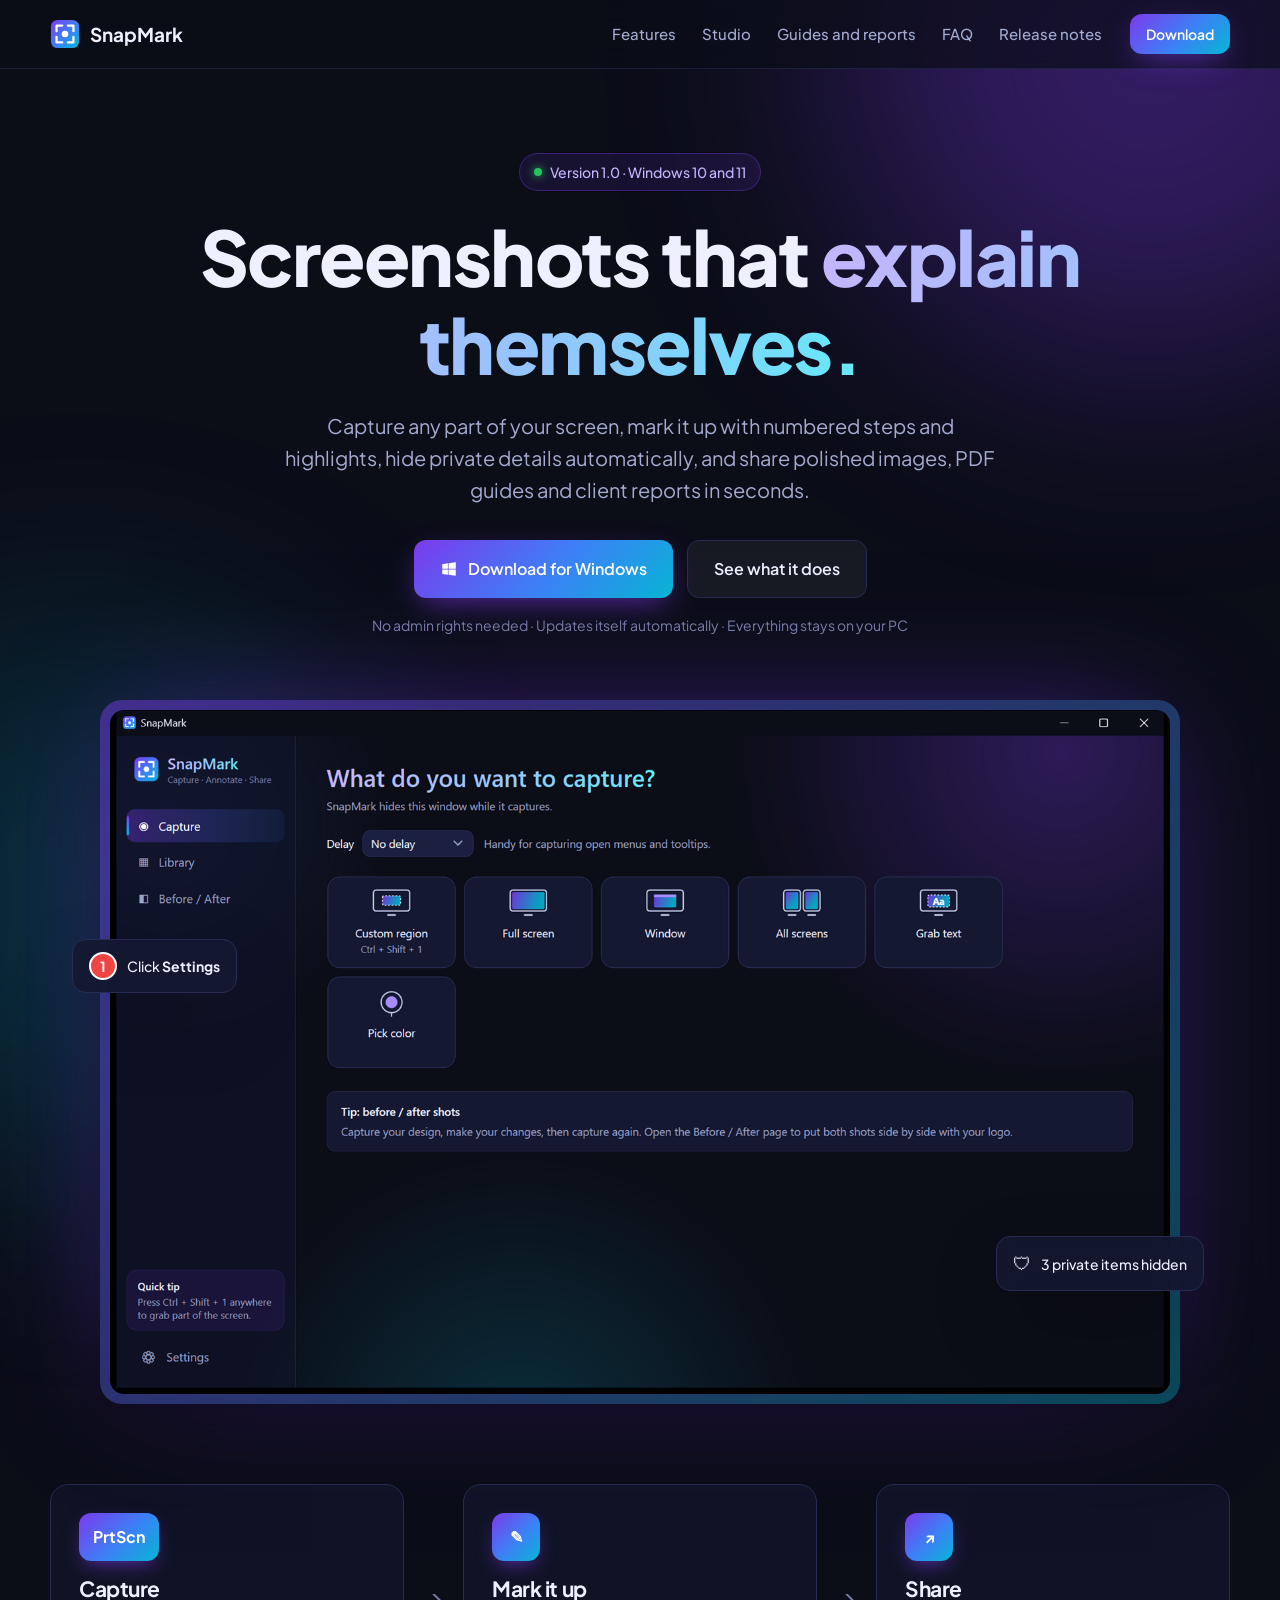
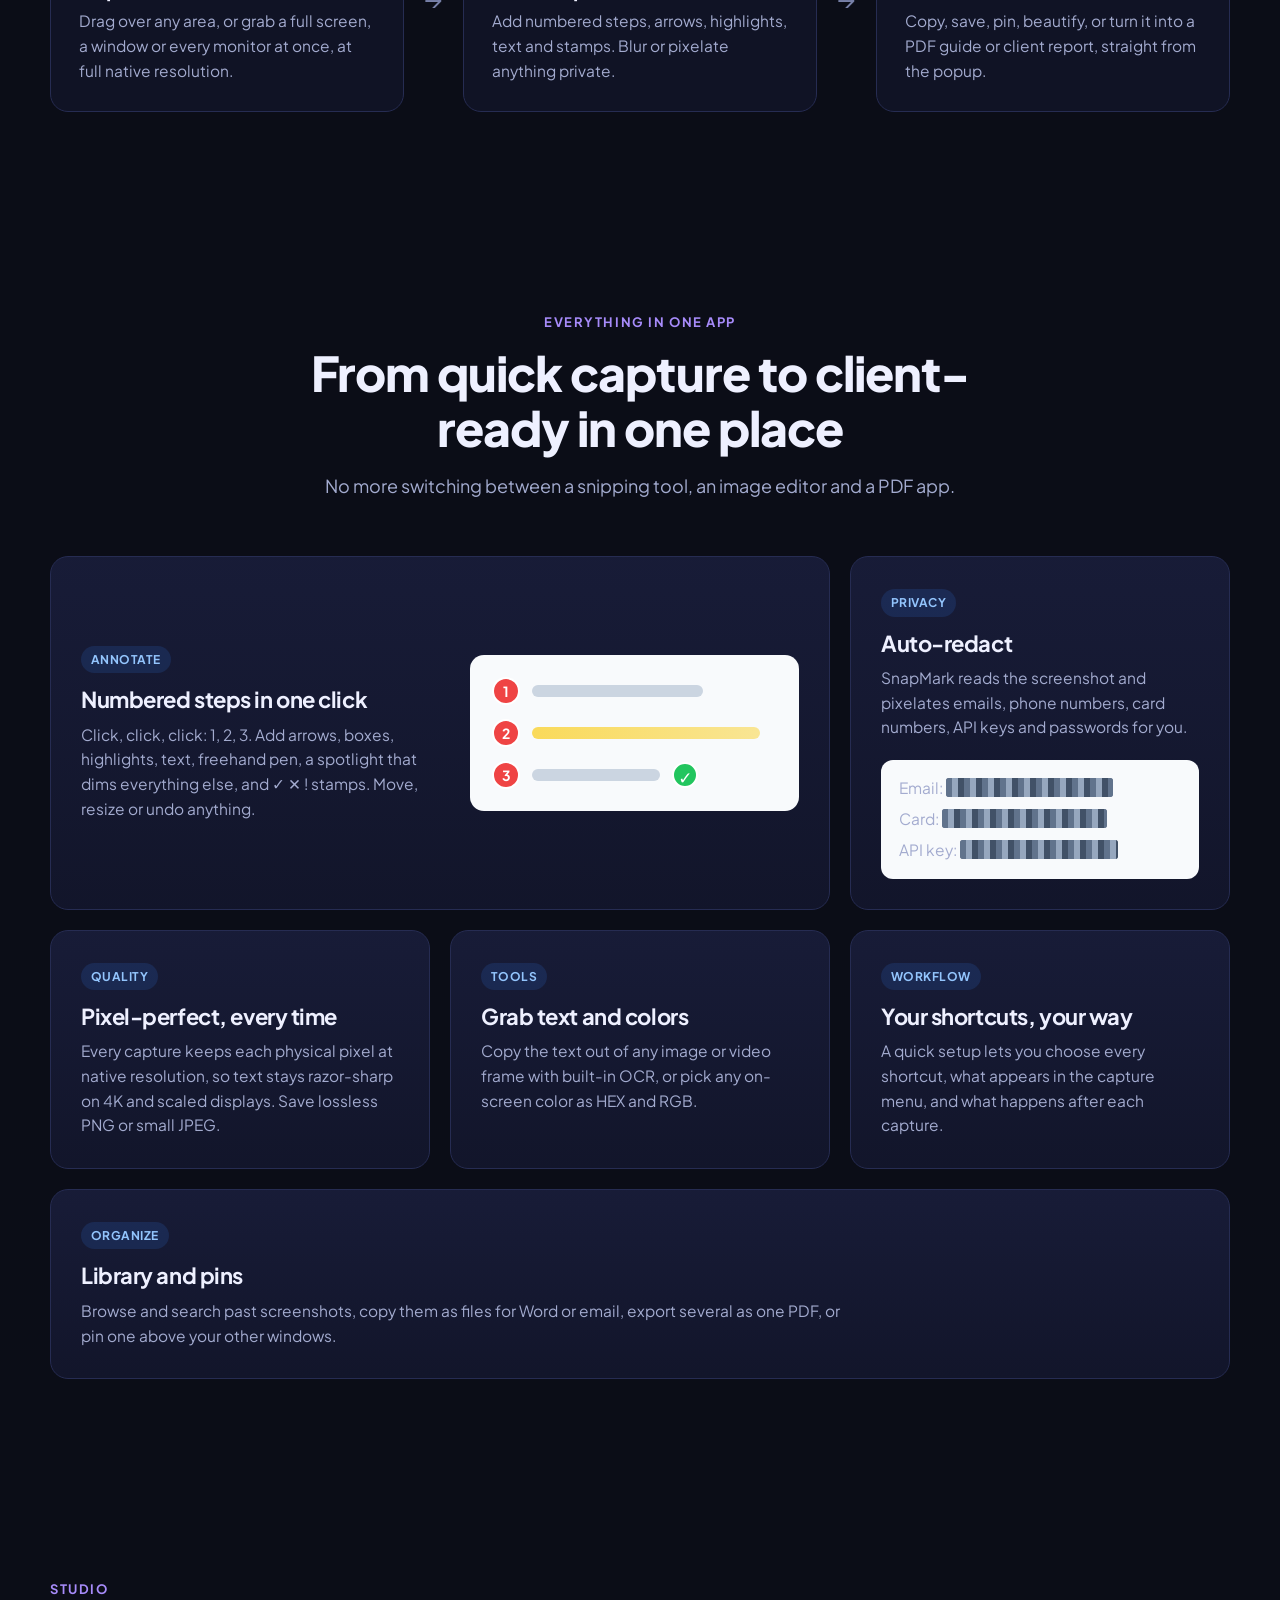
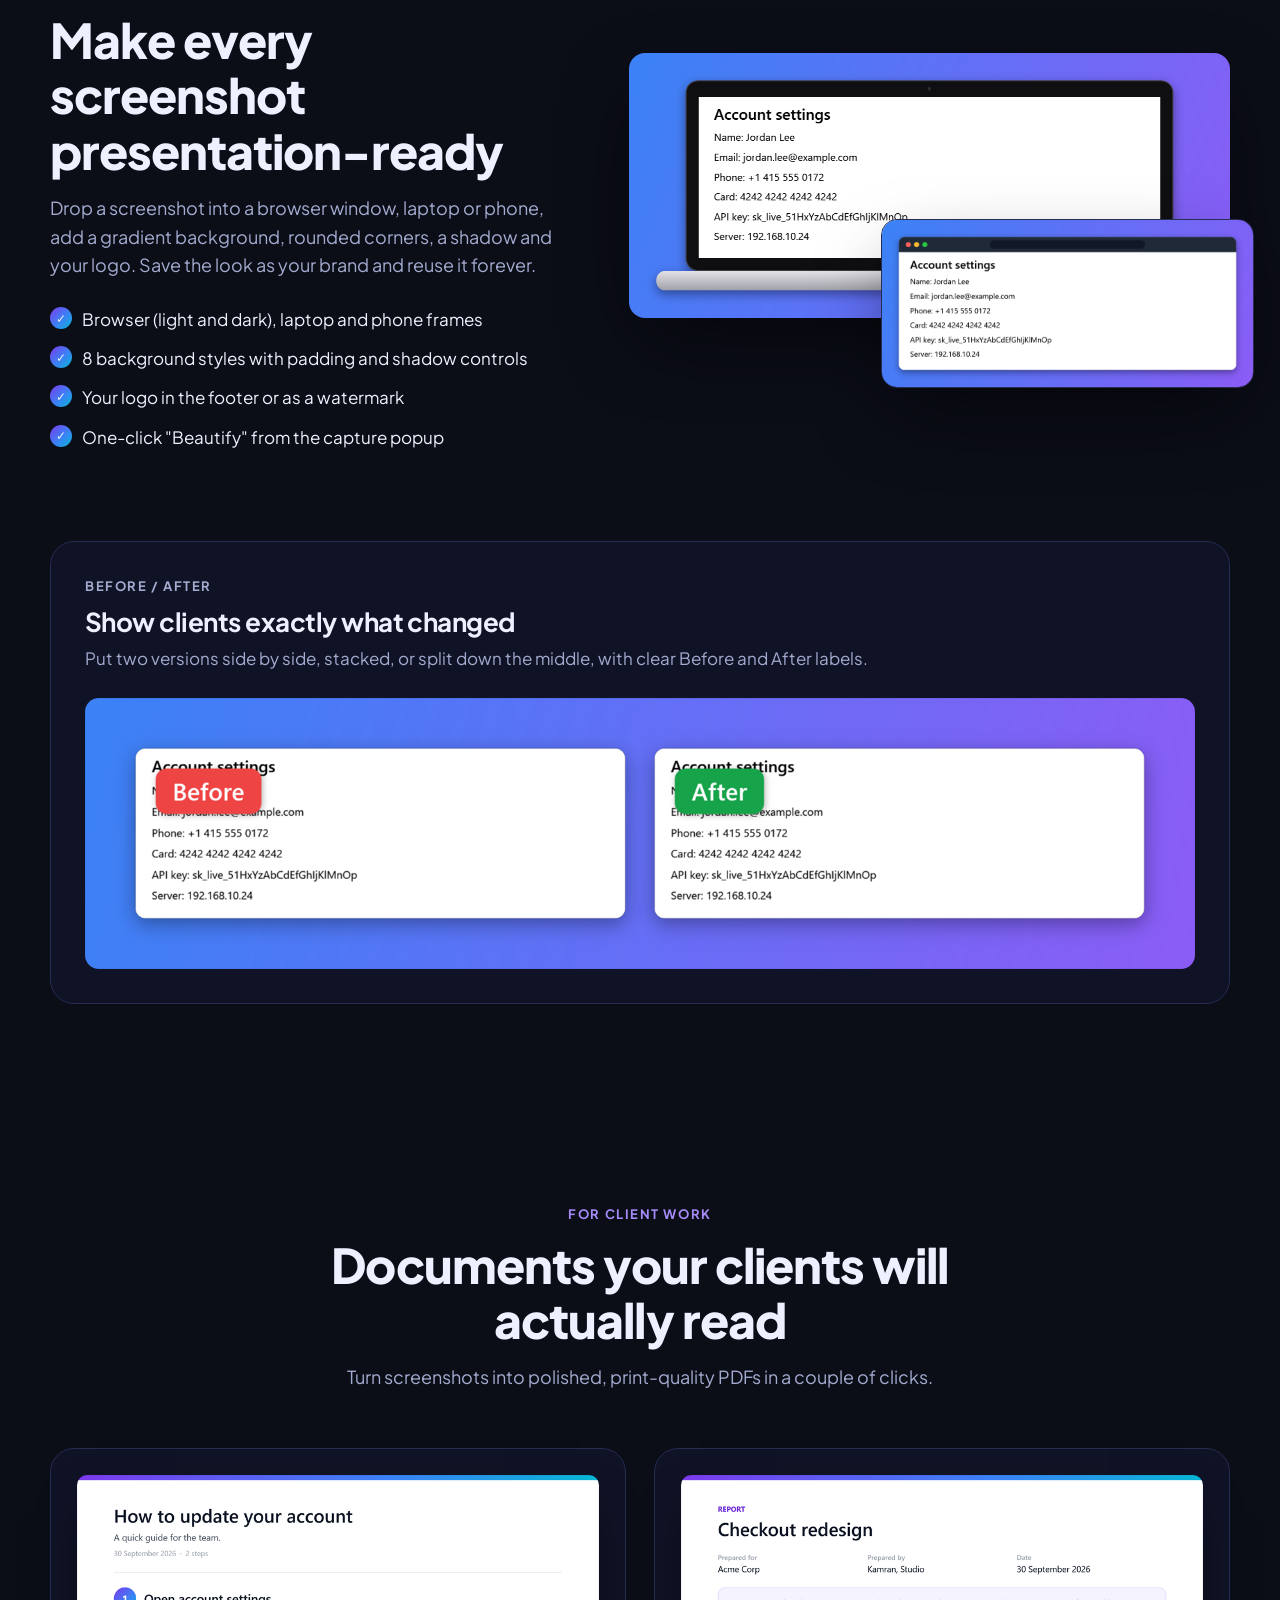
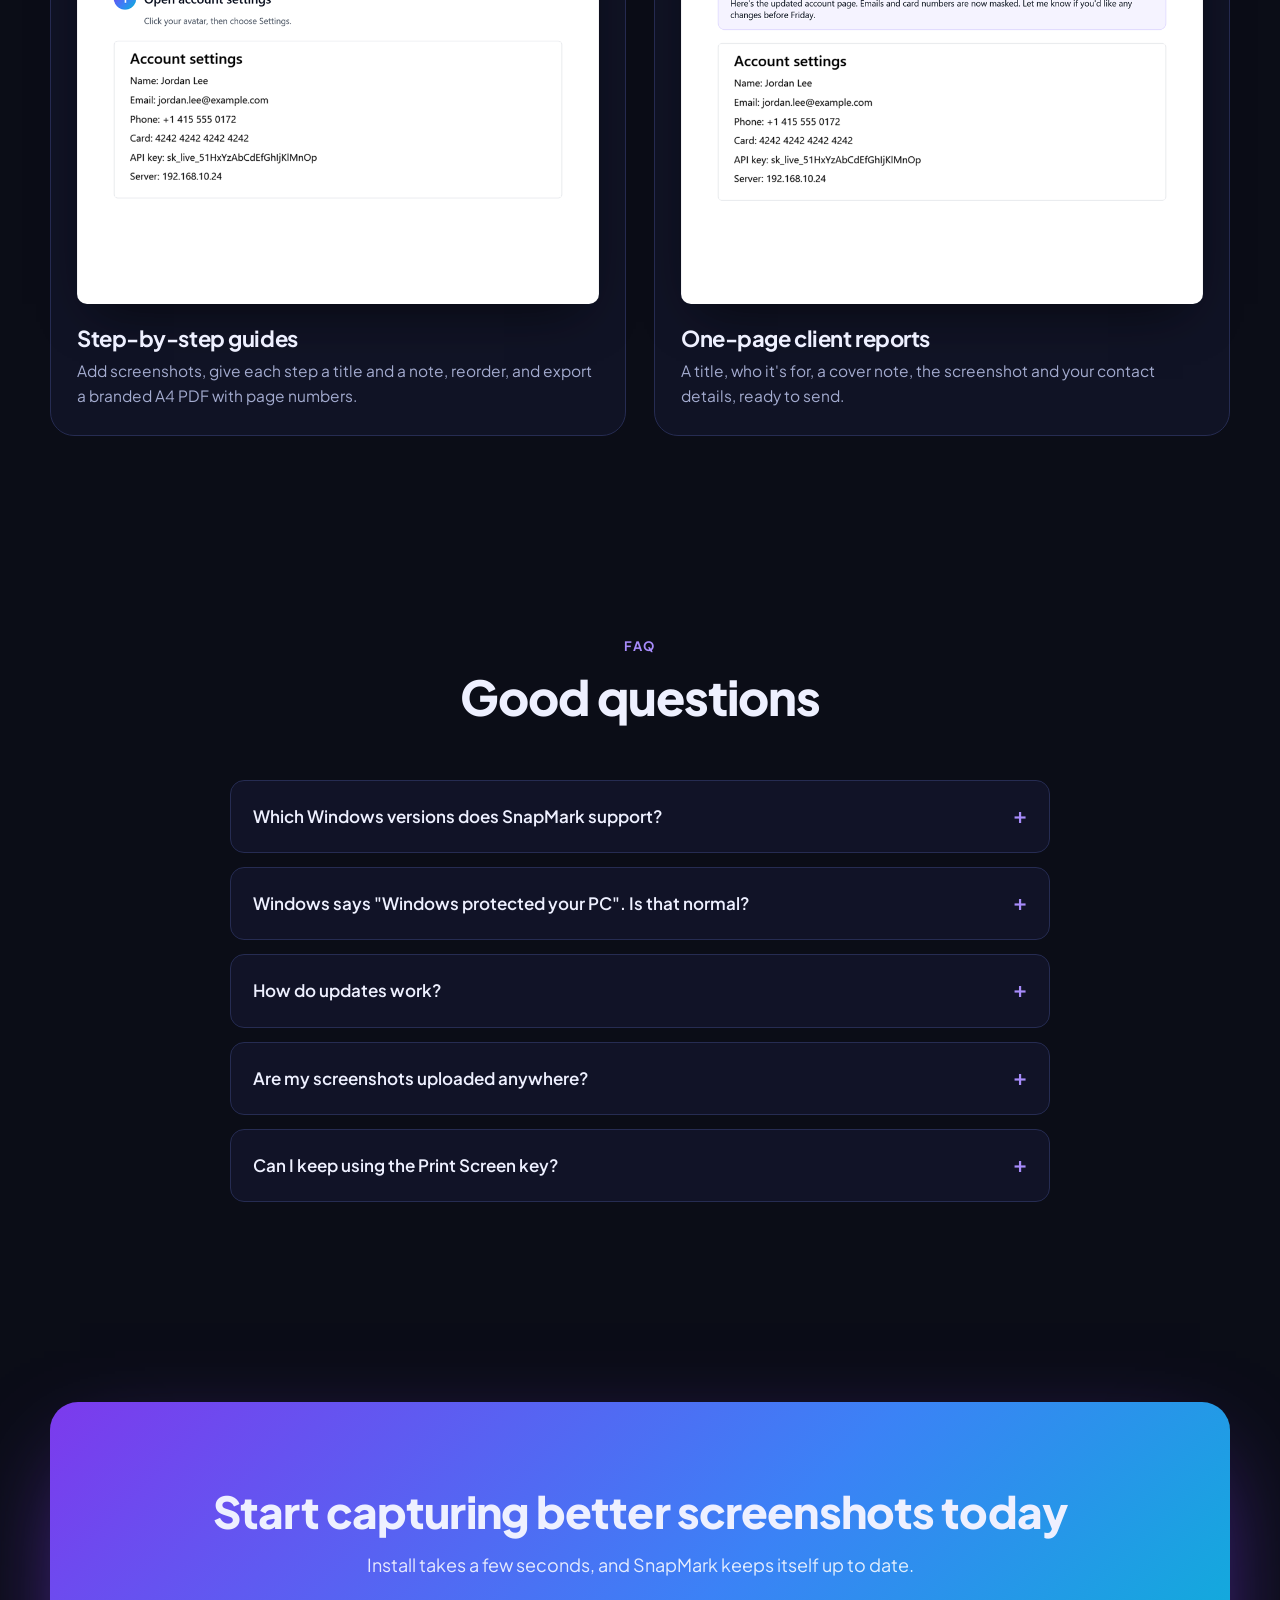
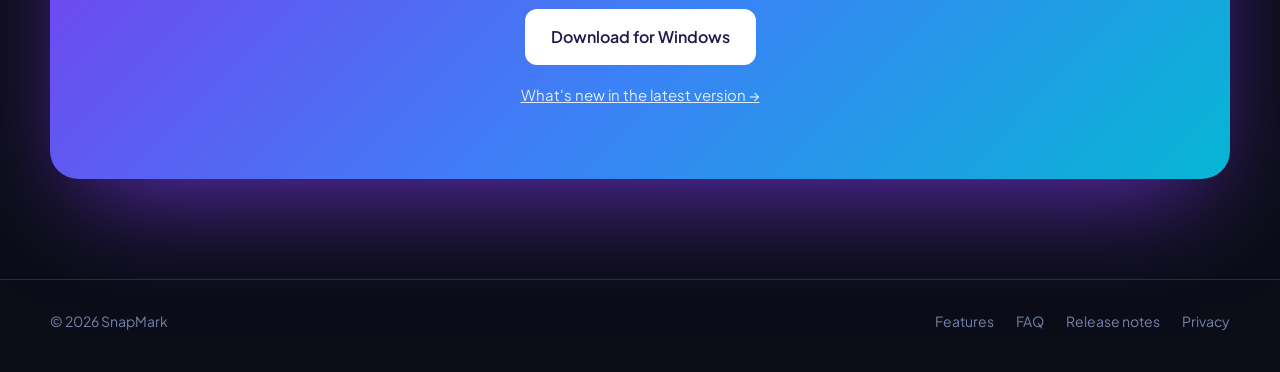
<file: index.html>
<!doctype html>
<html lang="en">
<head>
  <meta charset="utf-8">
  <meta name="viewport" content="width=device-width, initial-scale=1">
  <title>SnapMark: screenshots that explain themselves</title>
  <meta name="description" content="SnapMark is an all-in-one screen capture app for Windows: numbered steps, highlights, auto-redact, beautiful device mockups, before/after comparisons, step-by-step PDF guides and client reports.">
  <meta name="theme-color" content="#0B0D17">
  <meta property="og:title" content="SnapMark: screenshots that explain themselves">
  <meta property="og:description" content="Capture, annotate and share polished screenshots on Windows. Steps, redaction, mockups, PDF guides and client reports in one app.">
  <meta property="og:image" content="assets/img/app-window.png">
  <meta property="og:type" content="website">
  <meta property="og:url" content="https://snapmark-omega.vercel.app/">
  <link rel="canonical" href="https://snapmark-omega.vercel.app/">
  <link rel="icon" href="favicon.ico">
  <link rel="preconnect" href="https://fonts.googleapis.com">
  <link rel="preconnect" href="https://fonts.gstatic.com" crossorigin>
  <link href="https://fonts.googleapis.com/css2?family=Plus+Jakarta+Sans:wght@400;500;600;700;800&display=swap" rel="stylesheet">
  <link rel="stylesheet" href="styles.css">
  <script>document.documentElement.classList.add('js');</script>
</head>
<body>
  <div class="glow glow-a" aria-hidden="true"></div>
  <div class="glow glow-b" aria-hidden="true"></div>

  <!-- Navigation -->
  <header class="nav" id="top">
    <div class="container nav-inner">
      <a class="brand" href="#top" aria-label="SnapMark home">
        <svg class="logo" viewBox="0 0 32 32" aria-hidden="true">
          <defs>
            <linearGradient id="lg" x1="0" y1="0" x2="1" y2="1">
              <stop offset="0" stop-color="#7C3AED"/><stop offset=".55" stop-color="#3B82F6"/><stop offset="1" stop-color="#06B6D4"/>
            </linearGradient>
          </defs>
          <rect x="1" y="1" width="30" height="30" rx="7" fill="url(#lg)"/>
          <path d="M7 13V7h6M19 7h6v6M7 19v6h6M25 19v6h-6" fill="none" stroke="#fff" stroke-width="2.4" stroke-linecap="round" stroke-linejoin="round"/>
          <circle cx="16" cy="16" r="3.5" fill="#fff"/>
        </svg>
        <span>SnapMark</span>
      </a>
      <nav class="nav-links" aria-label="Main">
        <a href="#features">Features</a>
        <a href="#studio">Studio</a>
        <a href="#share">Guides and reports</a>
        <a href="#faq">FAQ</a>
        <a href="changelog">Release notes</a>
      </nav>
      <a class="btn btn-primary btn-sm" href="https://github.com/kamrancreation/SnapMark-releases/releases/latest/download/SnapMark-win-Setup.exe">Download</a>
    </div>
  </header>

  <main>
    <!-- Hero -->
    <section class="hero">
      <div class="container hero-inner">
        <p class="pill reveal"><span class="dot"></span> Version 1.0 · Windows 10 and 11</p>
        <h1 class="reveal">Screenshots that <span class="gradient-text">explain themselves.</span></h1>
        <p class="lead reveal">Capture any part of your screen, mark it up with numbered steps and highlights, hide private details automatically, and share polished images, PDF guides and client reports in seconds.</p>
        <div class="hero-cta reveal">
          <a class="btn btn-primary btn-lg" href="https://github.com/kamrancreation/SnapMark-releases/releases/latest/download/SnapMark-win-Setup.exe">
            <svg viewBox="0 0 24 24" aria-hidden="true"><path d="M3 5.5 10.5 4.4v7.1H3V5.5Zm0 13 7.5 1.1v-7H3v5.9Zm8.4 1.2L21 21v-8.4h-9.6v7.1Zm0-15.4v7.2H21V3l-9.6 1.3Z" fill="currentColor"/></svg>
            Download for Windows
          </a>
          <a class="btn btn-ghost btn-lg" href="#features">See what it does</a>
        </div>
        <p class="fine reveal">No admin rights needed · Updates itself automatically · Everything stays on your PC</p>

        <div class="hero-shot reveal">
          <div class="shot-frame">
            <img src="assets/img/app-window.png" width="1600" height="1032" alt="The SnapMark app window, showing capture options for custom region, full screen, window, all screens, grab text and pick color.">
          </div>
          <div class="float-card float-a" aria-hidden="true">
            <span class="step-badge">1</span><span>Click <b>Settings</b></span>
          </div>
          <div class="float-card float-b" aria-hidden="true">
            <span class="shield">🛡</span><span>3 private items hidden</span>
          </div>
        </div>
      </div>
    </section>

    <!-- How it works -->
    <section class="section how">
      <div class="container">
        <div class="how-grid">
          <div class="how-step reveal">
            <kbd>PrtScn</kbd>
            <h3>Capture</h3>
            <p>Drag over any area, or grab a full screen, a window or every monitor at once, at full native resolution.</p>
          </div>
          <div class="how-arrow" aria-hidden="true">→</div>
          <div class="how-step reveal">
            <span class="how-icon">✎</span>
            <h3>Mark it up</h3>
            <p>Add numbered steps, arrows, highlights, text and stamps. Blur or pixelate anything private.</p>
          </div>
          <div class="how-arrow" aria-hidden="true">→</div>
          <div class="how-step reveal">
            <span class="how-icon">↗</span>
            <h3>Share</h3>
            <p>Copy, save, pin, beautify, or turn it into a PDF guide or client report, straight from the popup.</p>
          </div>
        </div>
      </div>
    </section>

    <!-- Features -->
    <section class="section" id="features">
      <div class="container">
        <div class="section-head reveal">
          <p class="eyebrow">Everything in one app</p>
          <h2>From quick capture to client-ready in one place</h2>
          <p class="sub">No more switching between a snipping tool, an image editor and a PDF app.</p>
        </div>

        <div class="bento">
          <article class="card card-wide reveal">
            <div class="card-copy">
              <span class="tag">Annotate</span>
              <h3>Numbered steps in one click</h3>
              <p>Click, click, click: 1, 2, 3. Add arrows, boxes, highlights, text, freehand pen, a spotlight that dims everything else, and ✓ ✕ ! stamps. Move, resize or undo anything.</p>
            </div>
            <div class="steps-demo" aria-hidden="true">
              <div class="demo-line"><span class="step-badge">1</span><span class="bar w60"></span></div>
              <div class="demo-line"><span class="step-badge">2</span><span class="bar w80 hl"></span></div>
              <div class="demo-line"><span class="step-badge">3</span><span class="bar w45"></span><span class="stamp ok">✓</span></div>
            </div>
          </article>

          <article class="card reveal">
            <span class="tag">Privacy</span>
            <h3>Auto-redact</h3>
            <p>SnapMark reads the screenshot and pixelates emails, phone numbers, card numbers, API keys and passwords for you.</p>
            <div class="redact-demo" aria-hidden="true">
              <p>Email: <span class="px">jordan@example.com</span></p>
              <p>Card: <span class="px">4242 4242 4242 4242</span></p>
              <p>API key: <span class="px">sk_live_51HxYzAbCd</span></p>
            </div>
          </article>

          <article class="card reveal">
            <span class="tag">Quality</span>
            <h3>Pixel-perfect, every time</h3>
            <p>Every capture keeps each physical pixel at native resolution, so text stays razor-sharp on 4K and scaled displays. Save lossless PNG or small JPEG.</p>
          </article>

          <article class="card reveal">
            <span class="tag">Tools</span>
            <h3>Grab text and colors</h3>
            <p>Copy the text out of any image or video frame with built-in OCR, or pick any on-screen color as HEX and RGB.</p>
          </article>

          <article class="card reveal">
            <span class="tag">Workflow</span>
            <h3>Your shortcuts, your way</h3>
            <p>A quick setup lets you choose every shortcut, what appears in the capture menu, and what happens after each capture.</p>
          </article>

          <article class="card card-full reveal">
            <span class="tag">Organize</span>
            <h3>Library and pins</h3>
            <p>Browse and search past screenshots, copy them as files for Word or email, export several as one PDF, or pin one above your other windows.</p>
          </article>
        </div>
      </div>
    </section>

    <!-- Studio -->
    <section class="section" id="studio">
      <div class="container">
        <div class="split">
          <div class="split-copy reveal">
            <p class="eyebrow">Studio</p>
            <h2>Make every screenshot presentation-ready</h2>
            <p class="sub">Drop a screenshot into a browser window, laptop or phone, add a gradient background, rounded corners, a shadow and your logo. Save the look as your brand and reuse it forever.</p>
            <ul class="checks">
              <li>Browser (light and dark), laptop and phone frames</li>
              <li>8 background styles with padding and shadow controls</li>
              <li>Your logo in the footer or as a watermark</li>
              <li>One-click "Beautify" from the capture popup</li>
            </ul>
          </div>
          <div class="mockup-stack reveal">
            <img class="m1" src="assets/img/mockup-laptop.png" width="1171" height="516" alt="A screenshot shown inside a laptop frame on a blue-violet gradient background.">
            <img class="m2" src="assets/img/mockup-browser.png" width="990" height="444" alt="A screenshot shown inside a dark browser window frame.">
          </div>
        </div>

        <div class="before-after reveal">
          <div class="ba-copy">
            <p class="eyebrow">Before / After</p>
            <h3>Show clients exactly what changed</h3>
            <p>Put two versions side by side, stacked, or split down the middle, with clear Before and After labels.</p>
          </div>
          <img src="assets/img/before-after.png" width="1600" height="391" alt="Two screenshots side by side labelled Before and After on a gradient background.">
        </div>
      </div>
    </section>

    <!-- Guides and reports -->
    <section class="section" id="share">
      <div class="container">
        <div class="section-head reveal">
          <p class="eyebrow">For client work</p>
          <h2>Documents your clients will actually read</h2>
          <p class="sub">Turn screenshots into polished, print-quality PDFs in a couple of clicks.</p>
        </div>
        <div class="docs">
          <figure class="doc reveal">
            <img src="assets/img/step-guide.png" width="900" height="1273" alt="An A4 step-by-step guide page with a title, a numbered step, a note and a screenshot.">
            <figcaption>
              <h3>Step-by-step guides</h3>
              <p>Add screenshots, give each step a title and a note, reorder, and export a branded A4 PDF with page numbers.</p>
            </figcaption>
          </figure>
          <figure class="doc reveal">
            <img src="assets/img/client-report.png" width="900" height="1273" alt="A one-page client report with a title, prepared for and by, date, a cover note, a screenshot and contact details.">
            <figcaption>
              <h3>One-page client reports</h3>
              <p>A title, who it's for, a cover note, the screenshot and your contact details, ready to send.</p>
            </figcaption>
          </figure>
        </div>
      </div>
    </section>

    <!-- FAQ -->
    <section class="section" id="faq">
      <div class="container narrow">
        <div class="section-head reveal">
          <p class="eyebrow">FAQ</p>
          <h2>Good questions</h2>
        </div>
        <div class="faq">
          <details class="reveal">
            <summary>Which Windows versions does SnapMark support?</summary>
            <p>Windows 10 (version 1809 or later) and Windows 11, 64-bit. Nothing else needs installing; SnapMark includes everything it needs.</p>
          </details>
          <details class="reveal">
            <summary>Windows says "Windows protected your PC". Is that normal?</summary>
            <p>Yes. The installer isn't code-signed yet, so Windows SmartScreen shows a warning for new apps. Click <b>More info → Run anyway</b> to continue.</p>
          </details>
          <details class="reveal">
            <summary>How do updates work?</summary>
            <p>SnapMark checks for new versions in the background, downloads them quietly, and asks you to restart when an update is ready. You can also check any time in Settings → About and updates.</p>
          </details>
          <details class="reveal">
            <summary>Are my screenshots uploaded anywhere?</summary>
            <p>No. Screenshots, text recognition and redaction all happen on your PC. There's no account and nothing is sent to a server; the only network request is the update check.</p>
          </details>
          <details class="reveal">
            <summary>Can I keep using the Print Screen key?</summary>
            <p>Yes. If Windows' Snipping Tool already uses PrtScn, turn it off in Windows Settings → Accessibility → Keyboard, or pick a different shortcut in SnapMark's setup.</p>
          </details>
        </div>
      </div>
    </section>

    <!-- Final call to action -->
    <section class="section">
      <div class="container">
        <div class="cta reveal">
          <h2>Start capturing better screenshots today</h2>
          <p>Install takes a few seconds, and SnapMark keeps itself up to date.</p>
          <a class="btn btn-light btn-lg" href="https://github.com/kamrancreation/SnapMark-releases/releases/latest/download/SnapMark-win-Setup.exe">Download for Windows</a>
          <a class="cta-link" href="changelog">What's new in the latest version →</a>
        </div>
      </div>
    </section>
  </main>

  <footer class="footer">
    <div class="container footer-inner">
      <span>© <span id="year">2026</span> SnapMark</span>
      <nav aria-label="Footer">
        <a href="#features">Features</a>
        <a href="#faq">FAQ</a>
        <a href="changelog">Release notes</a>
        <a href="privacy">Privacy</a>
      </nav>
    </div>
  </footer>

  <script src="script.js"></script>
</body>
</html>
</file>
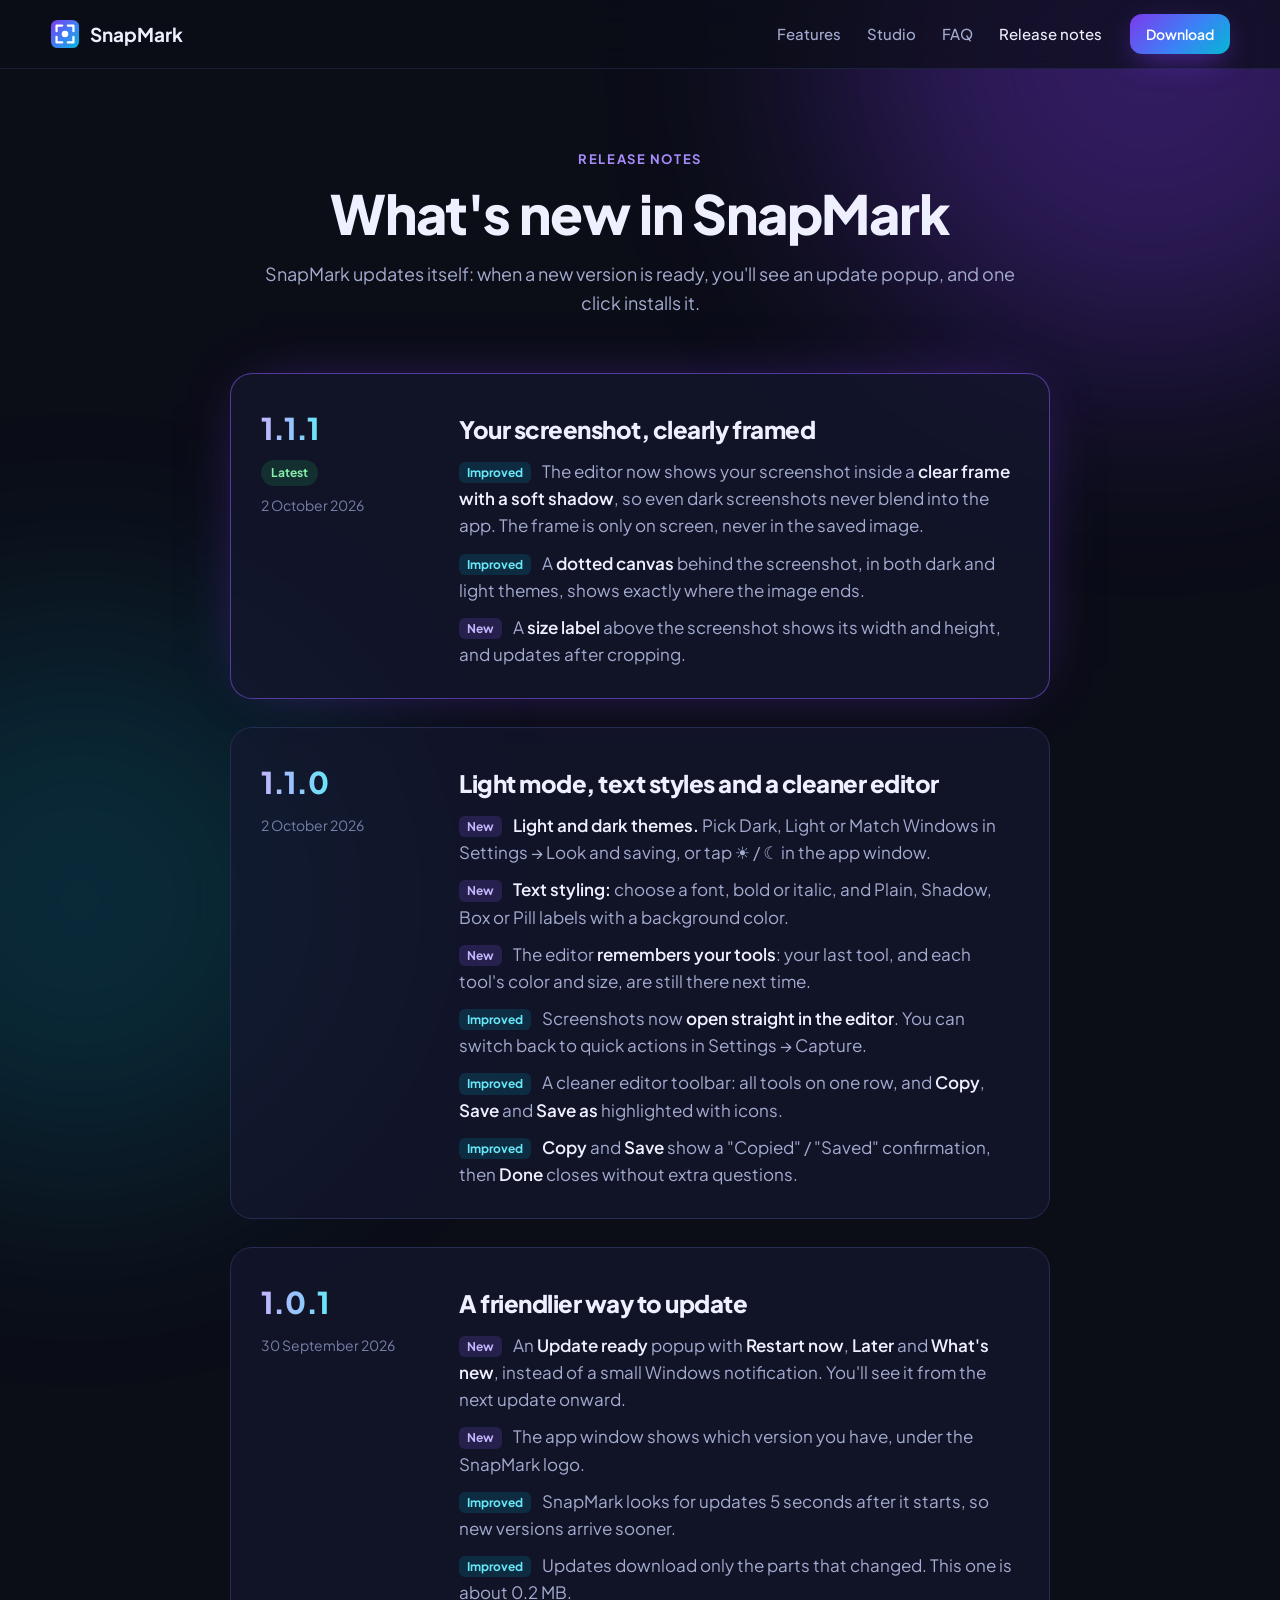
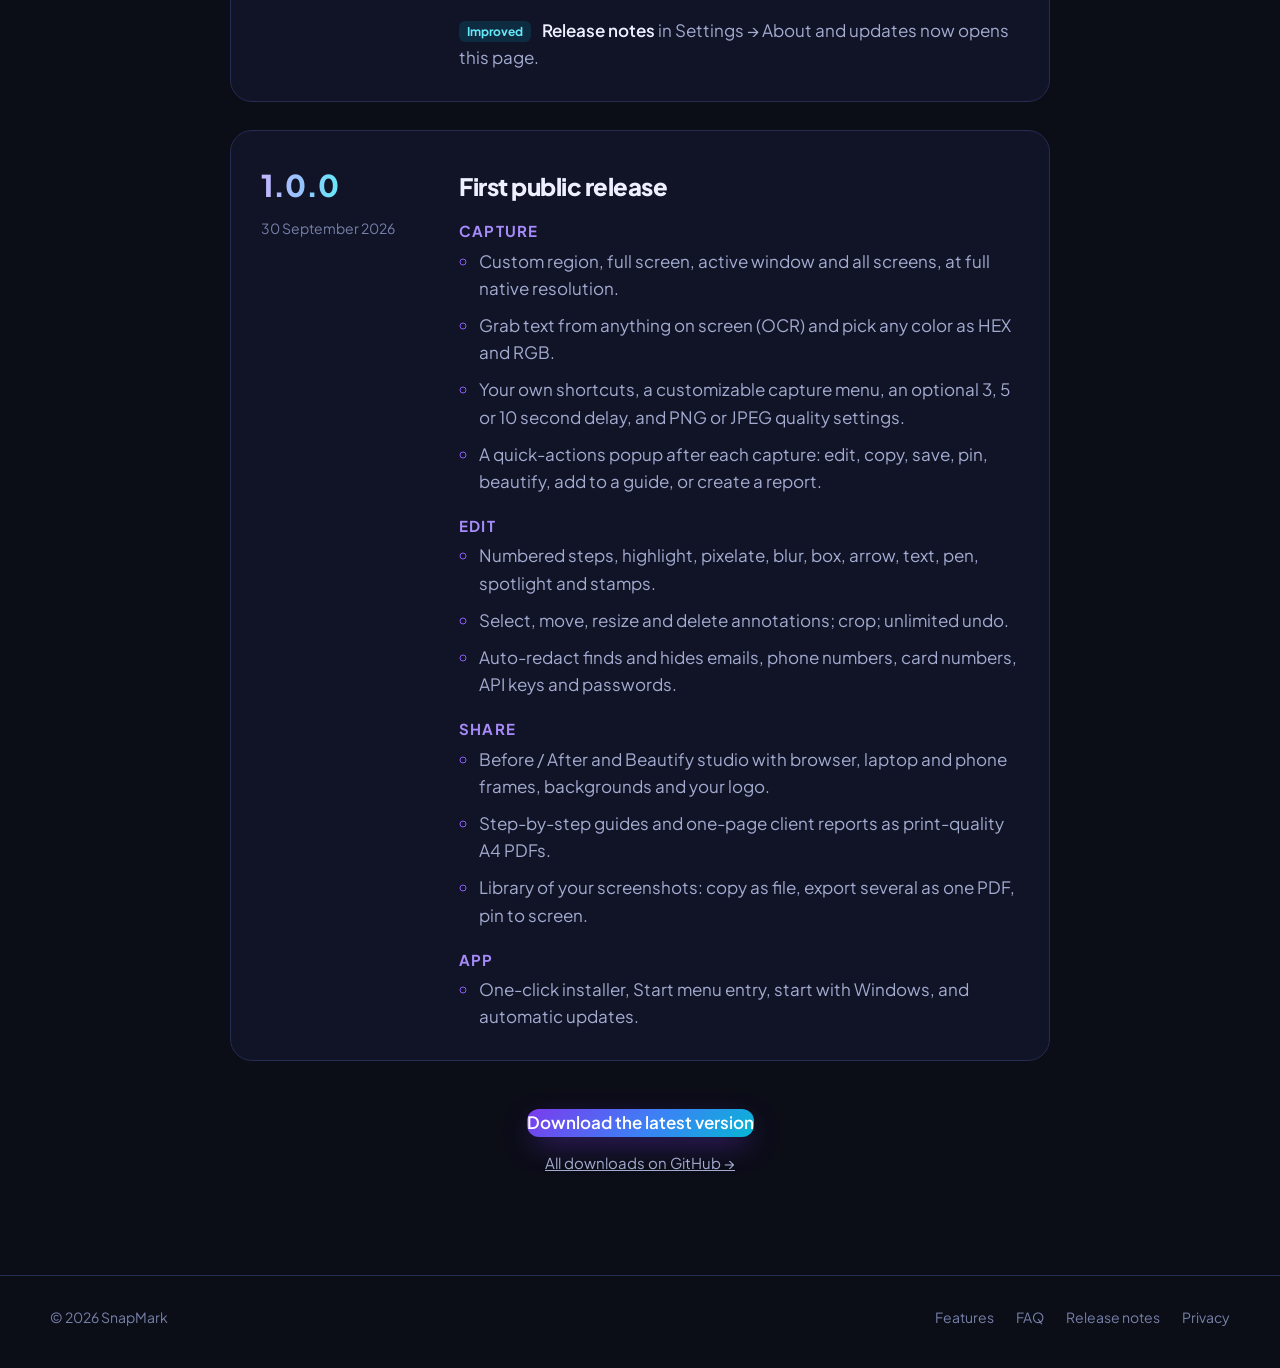
<file: changelog.html>
<!doctype html>
<html lang="en">
<head>
  <meta charset="utf-8">
  <meta name="viewport" content="width=device-width, initial-scale=1">
  <title>Release notes · SnapMark</title>
  <meta name="description" content="What's new in each version of SnapMark, the all-in-one screen capture app for Windows.">
  <meta name="theme-color" content="#0B0D17">
  <link rel="canonical" href="https://snapmark-omega.vercel.app/changelog">
  <link rel="icon" href="favicon.ico">
  <link rel="preconnect" href="https://fonts.googleapis.com">
  <link rel="preconnect" href="https://fonts.gstatic.com" crossorigin>
  <link href="https://fonts.googleapis.com/css2?family=Plus+Jakarta+Sans:wght@400;500;600;700;800&display=swap" rel="stylesheet">
  <link rel="stylesheet" href="styles.css">
</head>
<body>
  <div class="glow glow-a" aria-hidden="true"></div>
  <div class="glow glow-b" aria-hidden="true"></div>

  <header class="nav" id="top">
    <div class="container nav-inner">
      <a class="brand" href="./" aria-label="SnapMark home">
        <svg class="logo" viewBox="0 0 32 32" aria-hidden="true">
          <defs>
            <linearGradient id="lg" x1="0" y1="0" x2="1" y2="1">
              <stop offset="0" stop-color="#7C3AED"/><stop offset=".55" stop-color="#3B82F6"/><stop offset="1" stop-color="#06B6D4"/>
            </linearGradient>
          </defs>
          <rect x="1" y="1" width="30" height="30" rx="7" fill="url(#lg)"/>
          <path d="M7 13V7h6M19 7h6v6M7 19v6h6M25 19v6h-6" fill="none" stroke="#fff" stroke-width="2.4" stroke-linecap="round" stroke-linejoin="round"/>
          <circle cx="16" cy="16" r="3.5" fill="#fff"/>
        </svg>
        <span>SnapMark</span>
      </a>
      <nav class="nav-links" aria-label="Main">
        <a href="./#features">Features</a>
        <a href="./#studio">Studio</a>
        <a href="./#faq">FAQ</a>
        <a href="changelog" aria-current="page">Release notes</a>
      </nav>
      <a class="btn btn-primary btn-sm" href="https://github.com/kamrancreation/SnapMark-releases/releases/latest/download/SnapMark-win-Setup.exe">Download</a>
    </div>
  </header>

  <main class="section changelog">
    <div class="container narrow">
      <div class="section-head">
        <p class="eyebrow">Release notes</p>
        <h1 class="changelog-title">What's new in SnapMark</h1>
        <p class="sub">SnapMark updates itself: when a new version is ready, you'll see an update popup, and one click installs it.</p>
      </div>

      <ol class="releases">
        <li class="release">
          <div class="release-meta">
            <span class="version">1.1.1</span>
            <span class="badge-latest">Latest</span>
            <time datetime="2026-10-02">2 October 2026</time>
          </div>
          <div class="release-body">
            <h2>Your screenshot, clearly framed</h2>
            <ul class="changes">
              <li><span class="kind improved">Improved</span> The editor now shows your screenshot inside a <b>clear frame with a soft shadow</b>, so even dark screenshots never blend into the app. The frame is only on screen, never in the saved image.</li>
              <li><span class="kind improved">Improved</span> A <b>dotted canvas</b> behind the screenshot, in both dark and light themes, shows exactly where the image ends.</li>
              <li><span class="kind new">New</span> A <b>size label</b> above the screenshot shows its width and height, and updates after cropping.</li>
            </ul>
          </div>
        </li>

        <li class="release">
          <div class="release-meta">
            <span class="version">1.1.0</span>
            <time datetime="2026-10-02">2 October 2026</time>
          </div>
          <div class="release-body">
            <h2>Light mode, text styles and a cleaner editor</h2>
            <ul class="changes">
              <li><span class="kind new">New</span> <b>Light and dark themes.</b> Pick Dark, Light or Match Windows in Settings → Look and saving, or tap ☀ / ☾ in the app window.</li>
              <li><span class="kind new">New</span> <b>Text styling:</b> choose a font, bold or italic, and Plain, Shadow, Box or Pill labels with a background color.</li>
              <li><span class="kind new">New</span> The editor <b>remembers your tools</b>: your last tool, and each tool's color and size, are still there next time.</li>
              <li><span class="kind improved">Improved</span> Screenshots now <b>open straight in the editor</b>. You can switch back to quick actions in Settings → Capture.</li>
              <li><span class="kind improved">Improved</span> A cleaner editor toolbar: all tools on one row, and <b>Copy</b>, <b>Save</b> and <b>Save as</b> highlighted with icons.</li>
              <li><span class="kind improved">Improved</span> <b>Copy</b> and <b>Save</b> show a "Copied" / "Saved" confirmation, then <b>Done</b> closes without extra questions.</li>
            </ul>
          </div>
        </li>

        <li class="release">
          <div class="release-meta">
            <span class="version">1.0.1</span>
            <time datetime="2026-09-30">30 September 2026</time>
          </div>
          <div class="release-body">
            <h2>A friendlier way to update</h2>
            <ul class="changes">
              <li><span class="kind new">New</span> An <b>Update ready</b> popup with <b>Restart now</b>, <b>Later</b> and <b>What's new</b>, instead of a small Windows notification. You'll see it from the next update onward.</li>
              <li><span class="kind new">New</span> The app window shows which version you have, under the SnapMark logo.</li>
              <li><span class="kind improved">Improved</span> SnapMark looks for updates 5 seconds after it starts, so new versions arrive sooner.</li>
              <li><span class="kind improved">Improved</span> Updates download only the parts that changed. This one is about 0.2 MB.</li>
              <li><span class="kind improved">Improved</span> <b>Release notes</b> in Settings → About and updates now opens this page.</li>
            </ul>
          </div>
        </li>

        <li class="release">
          <div class="release-meta">
            <span class="version">1.0.0</span>
            <time datetime="2026-09-30">30 September 2026</time>
          </div>
          <div class="release-body">
            <h2>First public release</h2>
            <h3>Capture</h3>
            <ul class="changes">
              <li>Custom region, full screen, active window and all screens, at full native resolution.</li>
              <li>Grab text from anything on screen (OCR) and pick any color as HEX and RGB.</li>
              <li>Your own shortcuts, a customizable capture menu, an optional 3, 5 or 10 second delay, and PNG or JPEG quality settings.</li>
              <li>A quick-actions popup after each capture: edit, copy, save, pin, beautify, add to a guide, or create a report.</li>
            </ul>
            <h3>Edit</h3>
            <ul class="changes">
              <li>Numbered steps, highlight, pixelate, blur, box, arrow, text, pen, spotlight and stamps.</li>
              <li>Select, move, resize and delete annotations; crop; unlimited undo.</li>
              <li>Auto-redact finds and hides emails, phone numbers, card numbers, API keys and passwords.</li>
            </ul>
            <h3>Share</h3>
            <ul class="changes">
              <li>Before / After and Beautify studio with browser, laptop and phone frames, backgrounds and your logo.</li>
              <li>Step-by-step guides and one-page client reports as print-quality A4 PDFs.</li>
              <li>Library of your screenshots: copy as file, export several as one PDF, pin to screen.</li>
            </ul>
            <h3>App</h3>
            <ul class="changes">
              <li>One-click installer, Start menu entry, start with Windows, and automatic updates.</li>
            </ul>
          </div>
        </li>
      </ol>

      <div class="changelog-footer">
        <a class="btn btn-primary" href="https://github.com/kamrancreation/SnapMark-releases/releases/latest/download/SnapMark-win-Setup.exe">Download the latest version</a>
        <a class="cta-link-muted" href="https://github.com/kamrancreation/SnapMark-releases/releases">All downloads on GitHub →</a>
      </div>
    </div>
  </main>

  <footer class="footer">
    <div class="container footer-inner">
      <span>© <span id="year">2026</span> SnapMark</span>
      <nav aria-label="Footer">
        <a href="./#features">Features</a>
        <a href="./#faq">FAQ</a>
        <a href="changelog">Release notes</a>
        <a href="privacy">Privacy</a>
      </nav>
    </div>
  </footer>
  <script>document.getElementById('year').textContent = new Date().getFullYear();</script>
</body>
</html>
</file>
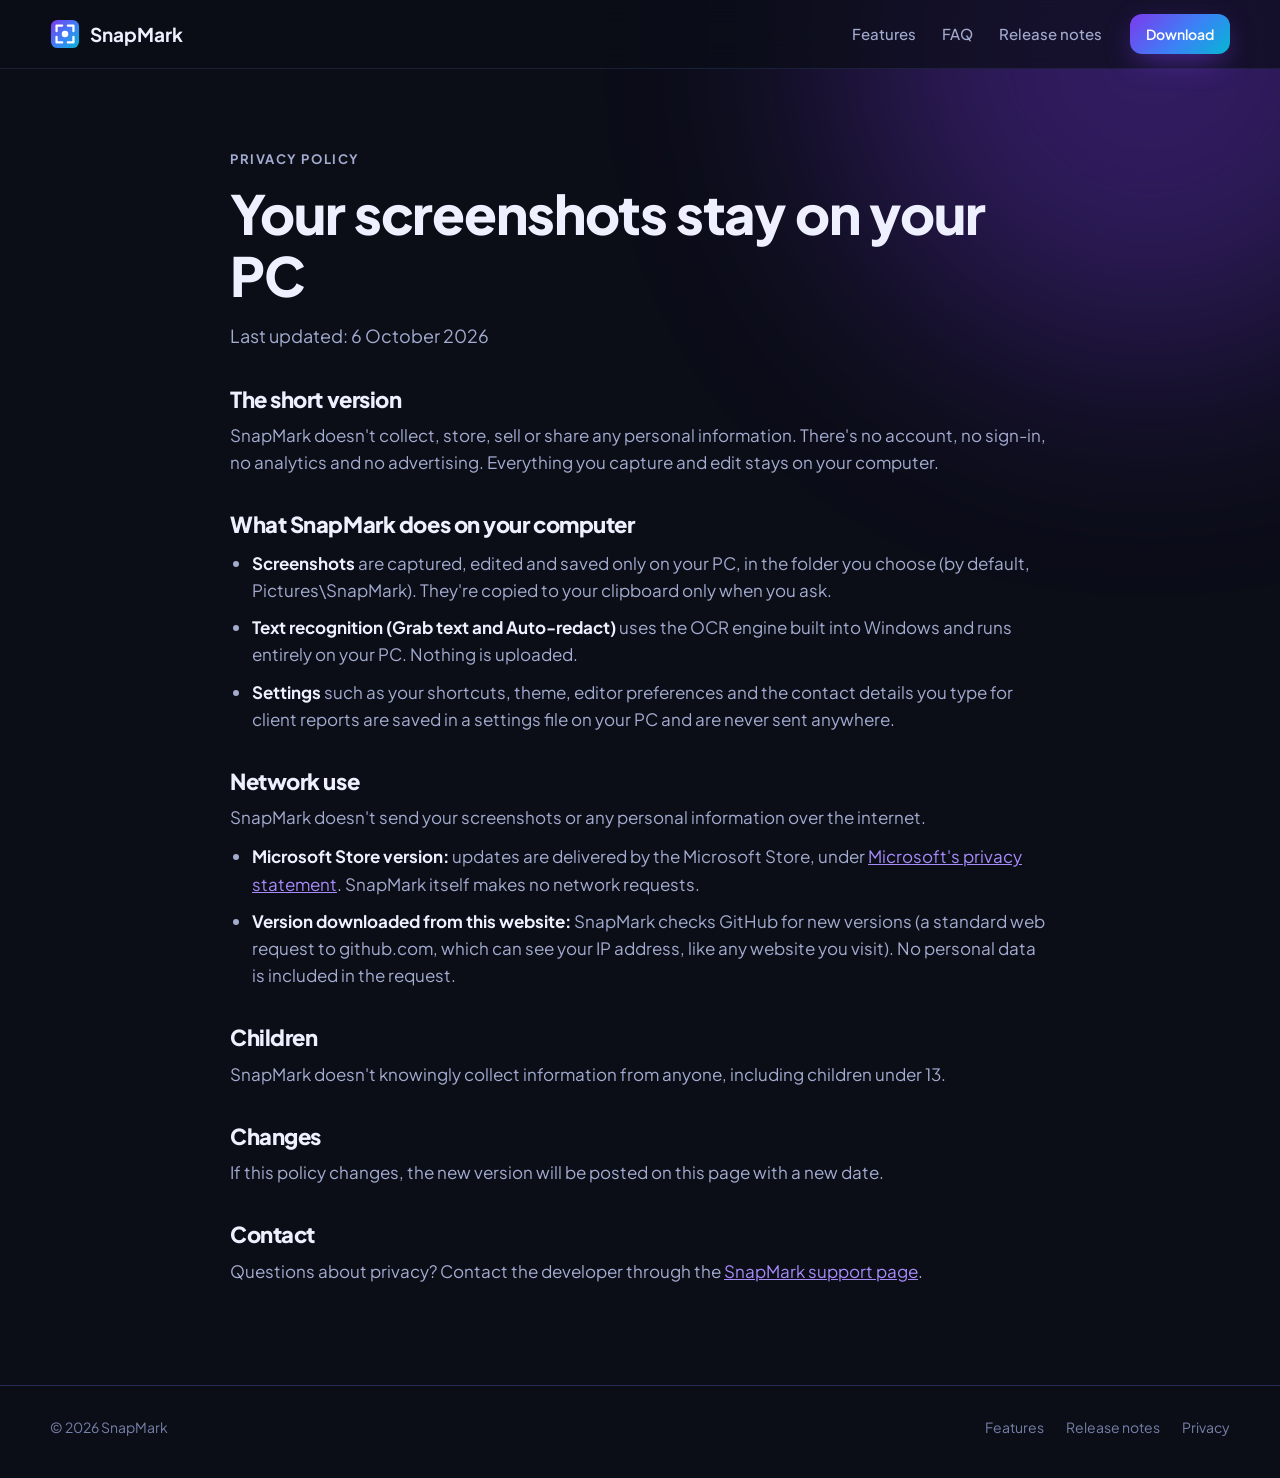
<file: privacy.html>
<!doctype html>
<html lang="en">
<head>
  <meta charset="utf-8">
  <meta name="viewport" content="width=device-width, initial-scale=1">
  <title>Privacy policy · SnapMark</title>
  <meta name="description" content="SnapMark's privacy policy: your screenshots stay on your PC.">
  <meta name="theme-color" content="#0B0D17">
  <link rel="canonical" href="https://snapmark-omega.vercel.app/privacy">
  <link rel="icon" href="favicon.ico">
  <link rel="preconnect" href="https://fonts.googleapis.com">
  <link rel="preconnect" href="https://fonts.gstatic.com" crossorigin>
  <link href="https://fonts.googleapis.com/css2?family=Plus+Jakarta+Sans:wght@400;500;600;700;800&display=swap" rel="stylesheet">
  <link rel="stylesheet" href="styles.css">
</head>
<body>
  <div class="glow glow-a" aria-hidden="true"></div>

  <header class="nav">
    <div class="container nav-inner">
      <a class="brand" href="./" aria-label="SnapMark home">
        <svg class="logo" viewBox="0 0 32 32" aria-hidden="true">
          <defs>
            <linearGradient id="lg" x1="0" y1="0" x2="1" y2="1">
              <stop offset="0" stop-color="#7C3AED"/><stop offset=".55" stop-color="#3B82F6"/><stop offset="1" stop-color="#06B6D4"/>
            </linearGradient>
          </defs>
          <rect x="1" y="1" width="30" height="30" rx="7" fill="url(#lg)"/>
          <path d="M7 13V7h6M19 7h6v6M7 19v6h6M25 19v6h-6" fill="none" stroke="#fff" stroke-width="2.4" stroke-linecap="round" stroke-linejoin="round"/>
          <circle cx="16" cy="16" r="3.5" fill="#fff"/>
        </svg>
        <span>SnapMark</span>
      </a>
      <nav class="nav-links" aria-label="Main">
        <a href="./#features">Features</a>
        <a href="./#faq">FAQ</a>
        <a href="changelog">Release notes</a>
      </nav>
      <a class="btn btn-primary btn-sm" href="https://github.com/kamrancreation/SnapMark-releases/releases/latest/download/SnapMark-win-Setup.exe">Download</a>
    </div>
  </header>

  <main class="section changelog">
    <div class="container narrow legal">
      <p class="eyebrow">Privacy policy</p>
      <h1 class="changelog-title">Your screenshots stay on your PC</h1>
      <p class="sub">Last updated: 6 October 2026</p>

      <h2>The short version</h2>
      <p>SnapMark doesn't collect, store, sell or share any personal information. There's no account, no sign-in, no analytics and no advertising. Everything you capture and edit stays on your computer.</p>

      <h2>What SnapMark does on your computer</h2>
      <ul>
        <li><b>Screenshots</b> are captured, edited and saved only on your PC, in the folder you choose (by default, Pictures\SnapMark). They're copied to your clipboard only when you ask.</li>
        <li><b>Text recognition (Grab text and Auto-redact)</b> uses the OCR engine built into Windows and runs entirely on your PC. Nothing is uploaded.</li>
        <li><b>Settings</b> such as your shortcuts, theme, editor preferences and the contact details you type for client reports are saved in a settings file on your PC and are never sent anywhere.</li>
      </ul>

      <h2>Network use</h2>
      <p>SnapMark doesn't send your screenshots or any personal information over the internet.</p>
      <ul>
        <li><b>Microsoft Store version:</b> updates are delivered by the Microsoft Store, under <a href="https://privacy.microsoft.com/privacystatement">Microsoft's privacy statement</a>. SnapMark itself makes no network requests.</li>
        <li><b>Version downloaded from this website:</b> SnapMark checks GitHub for new versions (a standard web request to github.com, which can see your IP address, like any website you visit). No personal data is included in the request.</li>
      </ul>

      <h2>Children</h2>
      <p>SnapMark doesn't knowingly collect information from anyone, including children under 13.</p>

      <h2>Changes</h2>
      <p>If this policy changes, the new version will be posted on this page with a new date.</p>

      <h2>Contact</h2>
      <p>Questions about privacy? Contact the developer through the <a href="https://github.com/kamrancreation/SnapMark-releases/issues">SnapMark support page</a>.</p>
    </div>
  </main>

  <footer class="footer">
    <div class="container footer-inner">
      <span>© <span id="year">2026</span> SnapMark</span>
      <nav aria-label="Footer">
        <a href="./#features">Features</a>
        <a href="changelog">Release notes</a>
        <a href="privacy">Privacy</a>
      </nav>
    </div>
  </footer>
  <script>document.getElementById('year').textContent = new Date().getFullYear();</script>
</body>
</html>
</file>
<file: styles.css>
:root {
  --bg: #0b0d17;
  --bg-2: #10132a;
  --surface: #141830;
  --surface-2: #1b2040;
  --border: #262c52;
  --text: #eef0ff;
  --muted: #a3abcf;
  --faint: #7780a8;
  --violet: #7c3aed;
  --blue: #3b82f6;
  --cyan: #06b6d4;
  --grad: linear-gradient(135deg, #7c3aed 0%, #3b82f6 55%, #06b6d4 100%);
  --grad-text: linear-gradient(90deg, #c4b5fd, #93c5fd 55%, #67e8f9);
  --radius: 18px;
  --shadow: 0 30px 80px -20px rgba(0, 0, 0, .6);
}

*, *::before, *::after { box-sizing: border-box; }
html { scroll-behavior: smooth; }
body {
  margin: 0;
  background: var(--bg);
  color: var(--text);
  font-family: "Plus Jakarta Sans", "Segoe UI", system-ui, sans-serif;
  font-size: 17px;
  line-height: 1.6;
  overflow-x: hidden;
  -webkit-font-smoothing: antialiased;
}
img { max-width: 100%; height: auto; display: block; }
a { color: inherit; }
h1, h2, h3 { line-height: 1.15; margin: 0; letter-spacing: -0.02em; }
p { margin: 0; }

.container { width: min(1180px, 100% - 40px); margin-inline: auto; }
.narrow { width: min(820px, 100% - 40px); }

/* Background glows */
.glow { position: fixed; border-radius: 50%; filter: blur(120px); pointer-events: none; z-index: -1; opacity: .55; }
.glow-a { width: 620px; height: 620px; background: #7c3aed; top: -260px; right: -180px; opacity: .35; }
.glow-b { width: 560px; height: 560px; background: #06b6d4; bottom: -280px; left: -200px; opacity: .18; }

/* Buttons */
.btn {
  display: inline-flex; align-items: center; gap: 10px;
  border-radius: 12px; font-weight: 600; text-decoration: none;
  transition: transform .2s ease, box-shadow .2s ease, background .2s ease;
}
.btn svg { width: 18px; height: 18px; }
.btn-sm { padding: 9px 16px; font-size: 14px; }
.btn-lg { padding: 15px 26px; font-size: 16px; }
.btn-primary { background: var(--grad); color: #fff; box-shadow: 0 10px 30px -8px rgba(124, 58, 237, .7); }
.btn-primary:hover { transform: translateY(-2px); box-shadow: 0 16px 40px -8px rgba(124, 58, 237, .85); }
.btn-ghost { background: rgba(255, 255, 255, .05); border: 1px solid var(--border); color: var(--text); }
.btn-ghost:hover { background: rgba(255, 255, 255, .09); }
.btn-light { background: #fff; color: #1e1b4b; }
.btn-light:hover { transform: translateY(-2px); }
.btn:focus-visible, a:focus-visible, summary:focus-visible { outline: 2px solid #a78bfa; outline-offset: 3px; }

/* Navigation */
.nav { position: sticky; top: 0; z-index: 50; backdrop-filter: blur(14px); background: rgba(11, 13, 23, .7); border-bottom: 1px solid rgba(38, 44, 82, .6); }
.nav-inner { display: flex; align-items: center; gap: 28px; height: 68px; }
.brand { display: flex; align-items: center; gap: 10px; font-weight: 700; font-size: 19px; text-decoration: none; }
.logo { width: 30px; height: 30px; }
.nav-links { display: flex; gap: 26px; margin-left: auto; }
.nav-links a { color: var(--muted); text-decoration: none; font-size: 15px; font-weight: 500; }
.nav-links a:hover { color: var(--text); }

/* Hero */
.hero { padding: 84px 0 40px; text-align: center; }
.pill {
  display: inline-flex; align-items: center; gap: 8px; padding: 7px 14px; border-radius: 999px;
  background: rgba(124, 58, 237, .12); border: 1px solid rgba(124, 58, 237, .35); color: #c4b5fd; font-size: 14px; font-weight: 500;
}
.dot { width: 8px; height: 8px; border-radius: 50%; background: #22c55e; box-shadow: 0 0 10px #22c55e; }
.hero h1 { font-size: clamp(40px, 7vw, 76px); font-weight: 800; margin-top: 22px; }
.gradient-text { background: var(--grad-text); -webkit-background-clip: text; background-clip: text; color: transparent; }
.lead { max-width: 720px; margin: 22px auto 0; color: var(--muted); font-size: clamp(17px, 2vw, 20px); }
.hero-cta { display: flex; gap: 14px; justify-content: center; flex-wrap: wrap; margin-top: 34px; }
.fine { color: var(--faint); font-size: 14px; margin-top: 16px; }

.hero-shot { position: relative; margin: 64px auto 0; max-width: 1080px; }
.shot-frame {
  padding: 10px; border-radius: 22px;
  background: linear-gradient(135deg, rgba(124, 58, 237, .5), rgba(6, 182, 212, .35));
  box-shadow: var(--shadow), 0 0 120px -30px rgba(124, 58, 237, .6);
}
.shot-frame img { border-radius: 14px; }
.float-card {
  position: absolute; display: flex; align-items: center; gap: 10px; padding: 12px 16px; border-radius: 14px;
  background: rgba(20, 24, 48, .92); border: 1px solid var(--border); box-shadow: var(--shadow);
  font-size: 14px; font-weight: 500; backdrop-filter: blur(10px); animation: float 6s ease-in-out infinite;
}
.float-a { left: -28px; top: 34%; }
.float-b { right: -24px; bottom: 16%; animation-delay: -3s; }
.shield { font-size: 18px; }
@keyframes float { 50% { transform: translateY(-10px); } }

.step-badge {
  display: inline-grid; place-items: center; width: 28px; height: 28px; flex: none; border-radius: 50%;
  background: #ef4444; color: #fff; font-size: 14px; font-weight: 700; border: 2px solid #fff;
}

/* Sections */
.section { padding: 100px 0; }
.section-head { text-align: center; max-width: 760px; margin: 0 auto 56px; }
.eyebrow { color: #a78bfa; font-weight: 700; text-transform: uppercase; letter-spacing: .12em; font-size: 13px; }
.section h2 { font-size: clamp(30px, 4.5vw, 48px); font-weight: 800; margin-top: 12px; }
.sub { color: var(--muted); font-size: 18px; margin-top: 16px; }

/* How it works */
.how { padding-top: 40px; }
.how-grid { display: grid; grid-template-columns: 1fr auto 1fr auto 1fr; gap: 20px; align-items: center; }
.how-step { padding: 28px; border-radius: var(--radius); background: rgba(20, 24, 48, .6); border: 1px solid var(--border); height: 100%; }
.how-step h3 { font-size: 21px; margin: 16px 0 8px; }
.how-step p { color: var(--muted); font-size: 15.5px; }
.how-arrow { color: var(--faint); font-size: 26px; }
kbd, .how-icon {
  display: inline-grid; place-items: center; min-width: 48px; height: 48px; padding: 0 14px; border-radius: 12px;
  background: var(--grad); color: #fff; font: 700 16px "Plus Jakarta Sans", sans-serif; box-shadow: 0 8px 20px -6px rgba(124, 58, 237, .7);
}

/* Feature grid */
.bento { display: grid; grid-template-columns: repeat(3, 1fr); gap: 20px; }
.card {
  position: relative; padding: 30px; border-radius: var(--radius); overflow: hidden;
  background: linear-gradient(180deg, rgba(27, 32, 64, .8), rgba(20, 24, 48, .8));
  border: 1px solid var(--border); transition: transform .25s ease, border-color .25s ease;
}
.card:hover { transform: translateY(-4px); border-color: rgba(139, 92, 246, .6); }
.card h3 { font-size: 22px; margin: 14px 0 10px; }
.card p { color: var(--muted); font-size: 15.5px; }
.card-wide { grid-column: span 2; display: grid; grid-template-columns: 1.1fr 1fr; gap: 28px; align-items: center; }
.card-full { grid-column: 1 / -1; }
.card-full p { max-width: 760px; }
.tag {
  display: inline-block; padding: 4px 10px; border-radius: 999px; font-size: 12px; font-weight: 700; letter-spacing: .04em;
  background: rgba(59, 130, 246, .15); color: #93c5fd; text-transform: uppercase;
}

.steps-demo { padding: 22px; border-radius: 14px; background: #f8fafc; display: grid; gap: 14px; }
.demo-line { display: flex; align-items: center; gap: 12px; }
.bar { height: 12px; border-radius: 6px; background: #cbd5e1; }
.bar.hl { background: linear-gradient(90deg, rgba(250, 204, 21, .7), rgba(250, 204, 21, .45)); }
.w45 { width: 45%; } .w60 { width: 60%; } .w80 { width: 80%; }
.stamp { display: inline-grid; place-items: center; width: 26px; height: 26px; border-radius: 50%; color: #fff; font-weight: 700; border: 2px solid #fff; }
.stamp.ok { background: #22c55e; }

.redact-demo { margin-top: 20px; padding: 16px 18px; border-radius: 12px; background: #f8fafc; color: #111827; font-size: 14.5px; display: grid; gap: 6px; }
.px {
  color: transparent; border-radius: 3px; padding: 0 2px;
  background:
    repeating-linear-gradient(90deg, #64748b 0 6px, #94a3b8 6px 12px, #475569 12px 18px),
    #64748b;
  background-size: 18px 100%;
  filter: contrast(1.1);
}

/* Studio */
.split { display: grid; grid-template-columns: 1fr 1.15fr; gap: 56px; align-items: center; }
.checks { list-style: none; padding: 0; margin: 26px 0 0; display: grid; gap: 12px; }
.checks li { position: relative; padding-left: 32px; color: var(--text); }
.checks li::before {
  content: "✓"; position: absolute; left: 0; top: 1px; width: 22px; height: 22px; border-radius: 50%;
  display: grid; place-items: center; background: var(--grad); font-size: 12px; font-weight: 700;
}
.mockup-stack { position: relative; padding-bottom: 60px; }
.mockup-stack img { border-radius: 16px; box-shadow: var(--shadow); }
.mockup-stack .m2 { position: absolute; width: 62%; right: -4%; bottom: -10px; border: 1px solid var(--border); }

.before-after {
  margin-top: 90px; padding: 34px; border-radius: 24px; display: grid; gap: 26px;
  background: rgba(20, 24, 48, .6); border: 1px solid var(--border);
}
.ba-copy h3 { font-size: 26px; margin: 10px 0 8px; }
.ba-copy p { color: var(--muted); }
.before-after img { border-radius: 14px; }

/* Guides and reports */
.docs { display: grid; grid-template-columns: repeat(2, 1fr); gap: 28px; }
.doc { margin: 0; padding: 26px; border-radius: 24px; background: rgba(20, 24, 48, .6); border: 1px solid var(--border); }
.doc img { border-radius: 10px; box-shadow: 0 20px 50px -20px rgba(0, 0, 0, .7); aspect-ratio: 900 / 740; object-fit: cover; object-position: top; }
.doc h3 { font-size: 22px; margin: 22px 0 8px; }
.doc p { color: var(--muted); font-size: 15.5px; }

/* FAQ */
.faq { display: grid; gap: 14px; }
.faq details { border-radius: 14px; background: rgba(20, 24, 48, .7); border: 1px solid var(--border); padding: 4px 22px; }
.faq summary { cursor: pointer; list-style: none; padding: 18px 0; font-weight: 600; font-size: 17px; display: flex; justify-content: space-between; gap: 20px; }
.faq summary::-webkit-details-marker { display: none; }
.faq summary::after { content: "+"; color: #a78bfa; font-size: 22px; line-height: 1; transition: transform .2s ease; }
.faq details[open] summary::after { transform: rotate(45deg); }
.faq details p { color: var(--muted); padding-bottom: 20px; }

/* Final call to action */
.cta {
  text-align: center; padding: 72px 30px; border-radius: 28px; background: var(--grad);
  box-shadow: 0 40px 100px -30px rgba(124, 58, 237, .8);
}
.cta h2 { font-size: clamp(28px, 4vw, 44px); font-weight: 800; }
.cta p { margin: 14px auto 30px; color: rgba(255, 255, 255, .85); font-size: 18px; }
.cta-link { display: block; margin-top: 18px; color: rgba(255, 255, 255, .85); font-size: 15px; }

/* Release notes page */
.changelog { padding-top: 80px; }
.changelog-title { font-size: clamp(34px, 5vw, 54px); font-weight: 800; margin-top: 12px; }
.nav-links a[aria-current="page"] { color: var(--text); }
.releases { list-style: none; padding: 0; margin: 0; display: grid; gap: 28px; }
.release {
  display: grid; grid-template-columns: 170px 1fr; gap: 28px; padding: 30px; border-radius: 22px;
  background: rgba(20, 24, 48, .7); border: 1px solid var(--border);
}
.release:first-child { border-color: rgba(139, 92, 246, .55); box-shadow: 0 0 60px -30px rgba(124, 58, 237, .8); }
.release-meta { display: flex; flex-direction: column; gap: 8px; align-items: flex-start; }
.version { font-size: 30px; font-weight: 800; background: var(--grad-text); -webkit-background-clip: text; background-clip: text; color: transparent; }
.badge-latest { padding: 3px 10px; border-radius: 999px; background: rgba(34, 197, 94, .15); color: #86efac; font-size: 12px; font-weight: 700; }
.release-meta time { color: var(--faint); font-size: 14px; }
.release-body h2 { font-size: 24px; margin-bottom: 14px; }
.release-body h3 { font-size: 15px; text-transform: uppercase; letter-spacing: .08em; color: #a78bfa; margin: 22px 0 8px; }
.changes { margin: 0; padding-left: 20px; display: grid; gap: 10px; color: var(--muted); }
.changes li::marker { color: #8b5cf6; }
.changes b { color: var(--text); font-weight: 600; }
.kind { display: inline-block; margin-right: 8px; padding: 1px 8px; border-radius: 6px; font-size: 12px; font-weight: 700; vertical-align: 1px; }
.kind.new { background: rgba(139, 92, 246, .18); color: #c4b5fd; }
.kind.improved { background: rgba(6, 182, 212, .15); color: #67e8f9; }
.releases li.release > .release-body .changes li:has(.kind) { list-style: none; margin-left: -20px; }
.changelog-footer { display: flex; flex-direction: column; align-items: center; gap: 14px; margin-top: 48px; }
.cta-link-muted { color: var(--muted); font-size: 15px; }

@media (max-width: 680px) {
  .release { grid-template-columns: 1fr; gap: 14px; padding: 22px; }
  .release-meta { flex-direction: row; align-items: center; flex-wrap: wrap; }
}

/* Privacy and other text pages */
.legal h2 { font-size: 22px; margin: 36px 0 10px; }
.legal p, .legal li { color: var(--muted); }
.legal ul { padding-left: 22px; display: grid; gap: 10px; margin: 12px 0 0; }
.legal b { color: var(--text); }
.legal a { color: #a78bfa; }

/* Footer */
.footer { border-top: 1px solid var(--border); padding: 30px 0 40px; color: var(--faint); font-size: 14px; }
.footer-inner { display: flex; justify-content: space-between; gap: 20px; flex-wrap: wrap; }
.footer nav { display: flex; gap: 22px; }
.footer a { text-decoration: none; }
.footer a:hover { color: var(--text); }

/* Scroll reveal (only when JavaScript is running) */
.js .reveal { opacity: 0; transform: translateY(24px); transition: opacity .7s ease, transform .7s ease; }
.js .reveal.visible { opacity: 1; transform: none; }

@media (prefers-reduced-motion: reduce) {
  html { scroll-behavior: auto; }
  .float-card { animation: none; }
  .js .reveal { opacity: 1; transform: none; transition: none; }
}

/* Tablet */
@media (max-width: 980px) {
  .nav-links { display: none; }
  .nav-inner .btn { margin-left: auto; }
  .bento { grid-template-columns: 1fr 1fr; }
  .card-wide { grid-column: span 2; }
  .split { grid-template-columns: 1fr; gap: 40px; }
  .float-a { left: 8px; } .float-b { right: 8px; }
}

/* Phone */
@media (max-width: 680px) {
  body { font-size: 16px; }
  .hero { padding-top: 56px; }
  .section { padding: 72px 0; }
  .how-grid { grid-template-columns: 1fr; }
  .how-arrow { transform: rotate(90deg); justify-self: center; }
  .bento, .docs { grid-template-columns: 1fr; }
  .card-wide { grid-column: auto; grid-template-columns: 1fr; }
  .float-card { display: none; }
  .mockup-stack { padding-bottom: 0; }
  .mockup-stack .m2 { position: static; width: 100%; margin-top: 16px; }
  .before-after, .doc { padding: 18px; }
  .btn-lg { width: 100%; justify-content: center; }
}
</file>
